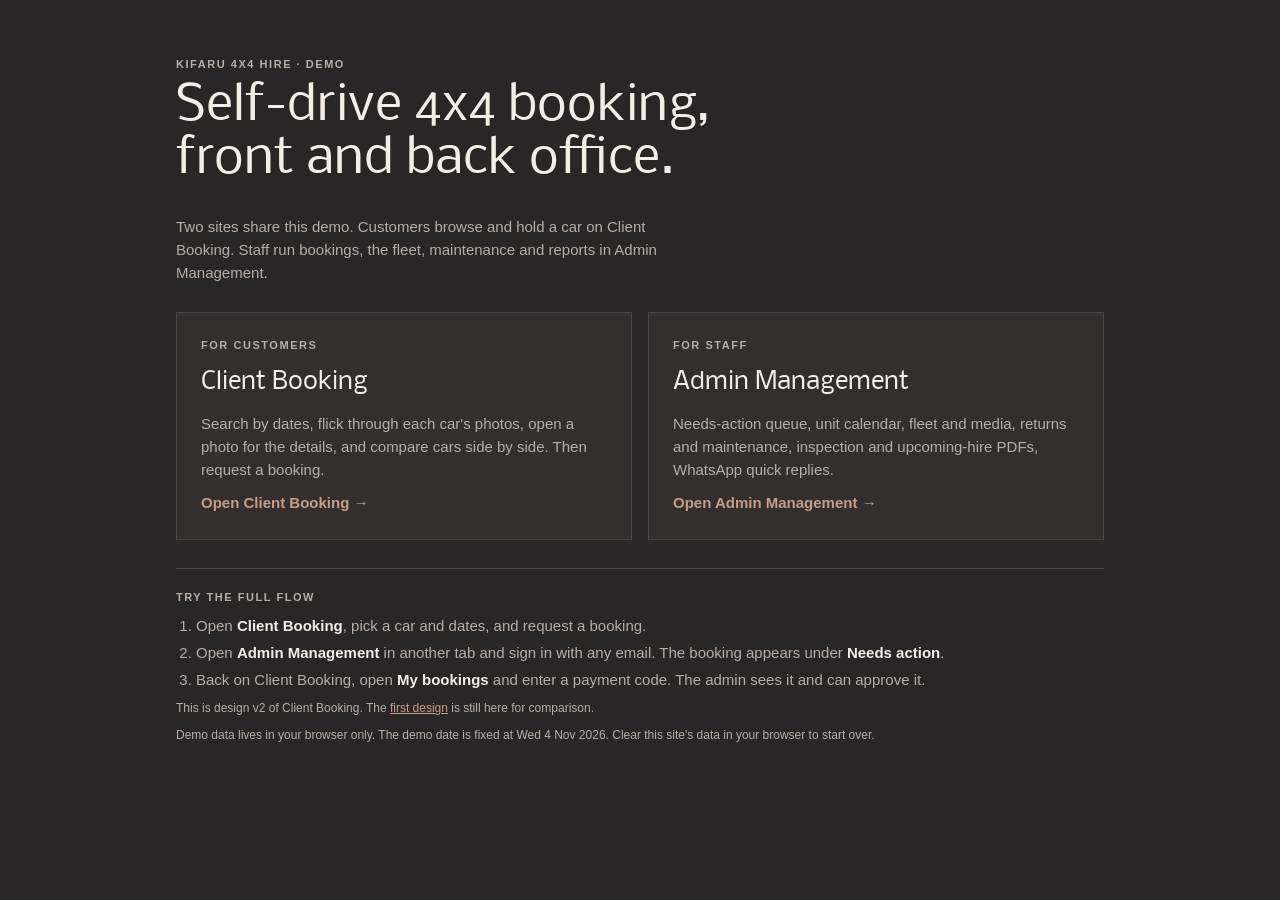
<file: index.html>
<!doctype html>
<html lang="en">
<head>
<meta charset="utf-8">
<meta name="viewport" content="width=device-width,initial-scale=1,viewport-fit=cover">
<title>Kifaru 4x4 · Demo</title>
<meta name="description" content="Demo of the Kifaru 4x4 hire booking system: client booking site and admin management.">
<link rel="preconnect" href="https://fonts.googleapis.com">
<link rel="preconnect" href="https://fonts.gstatic.com" crossorigin>
<link href="https://fonts.googleapis.com/css2?family=Nobile:wght@400;700&display=swap" rel="stylesheet">
<style>
:root{--bg:#282626;--fg:#F4EEE9;--muted:#B9AEA7;--line:#4C4544;--card:#332F2E;--accent:#ED5829;--brown:#C79D86;
  --display:"Nobile","Helvetica Neue",Helvetica,Arial,sans-serif;--body:"Helvetica Neue",Helvetica,Arial,sans-serif;color-scheme:dark}
*{box-sizing:border-box}
html,body{height:100%}
body{margin:0;background:var(--bg);color:var(--fg);font:15px/1.55 var(--body)}
.wrap{max-width:960px;margin:0 auto;padding-block:56px 40px;padding-left:max(16px,env(safe-area-inset-left,0px));padding-right:max(16px,env(safe-area-inset-right,0px));display:grid;gap:28px}
.eyebrow{font-size:11px;letter-spacing:.14em;text-transform:uppercase;color:var(--muted);font-weight:700}
h1{font-family:var(--display);font-weight:400;font-size:clamp(30px,5vw,48px);line-height:1.1;margin:8px 0 0;text-wrap:balance;max-width:18ch}
p{margin:0;max-width:62ch;color:var(--muted)}
.cards{display:grid;grid-template-columns:repeat(auto-fit,minmax(260px,1fr));gap:16px}
a.card{display:grid;gap:10px;padding:24px;border:1.5px solid var(--line);background:var(--card);color:var(--fg);text-decoration:none}
a.card:hover,a.card:focus-visible{border-color:var(--fg);outline:none}
a.card h2{font-family:var(--display);font-weight:400;font-size:24px;margin:0}
a.card .go{font-weight:700;color:var(--brown)}
.steps{border-top:1px solid var(--line);padding-top:20px;display:grid;gap:8px}
.steps ol{margin:0;padding-left:20px;color:var(--muted);display:grid;gap:4px}
.steps b{color:var(--fg)}
small{color:var(--muted);font-size:12px}
</style>
</head>
<body>
<main class="wrap">
  <div>
    <div class="eyebrow">Kifaru 4x4 Hire · Demo</div>
    <h1>Self-drive 4x4 booking, front and back office.</h1>
  </div>
  <p>Two sites share this demo. Customers browse and hold a car on Client Booking. Staff run bookings, the fleet, maintenance and reports in Admin Management.</p>
  <div class="cards">
    <a class="card" href="client-booking-v2/">
      <span class="eyebrow">For customers</span>
      <h2>Client Booking</h2>
      <p>Search by dates, flick through each car's photos, open a photo for the details, and compare cars side by side. Then request a booking.</p>
      <span class="go">Open Client Booking →</span>
    </a>
    <a class="card" href="admin-management/">
      <span class="eyebrow">For staff</span>
      <h2>Admin Management</h2>
      <p>Needs-action queue, unit calendar, fleet and media, returns and maintenance, inspection and upcoming-hire PDFs, WhatsApp quick replies.</p>
      <span class="go">Open Admin Management →</span>
    </a>
  </div>
  <div class="steps">
    <span class="eyebrow">Try the full flow</span>
    <ol>
      <li>Open <b>Client Booking</b>, pick a car and dates, and request a booking.</li>
      <li>Open <b>Admin Management</b> in another tab and sign in with any email. The booking appears under <b>Needs action</b>.</li>
      <li>Back on Client Booking, open <b>My bookings</b> and enter a payment code. The admin sees it and can approve it.</li>
    </ol>
    <small>This is design v2 of Client Booking. The <a href="client-booking/" style="color:var(--brown)">first design</a> is still here for comparison.</small>
    <small>Demo data lives in your browser only. The demo date is fixed at Wed 4 Nov 2026. Clear this site's data in your browser to start over.</small>
  </div>
</main>
</body>
</html>
</file>
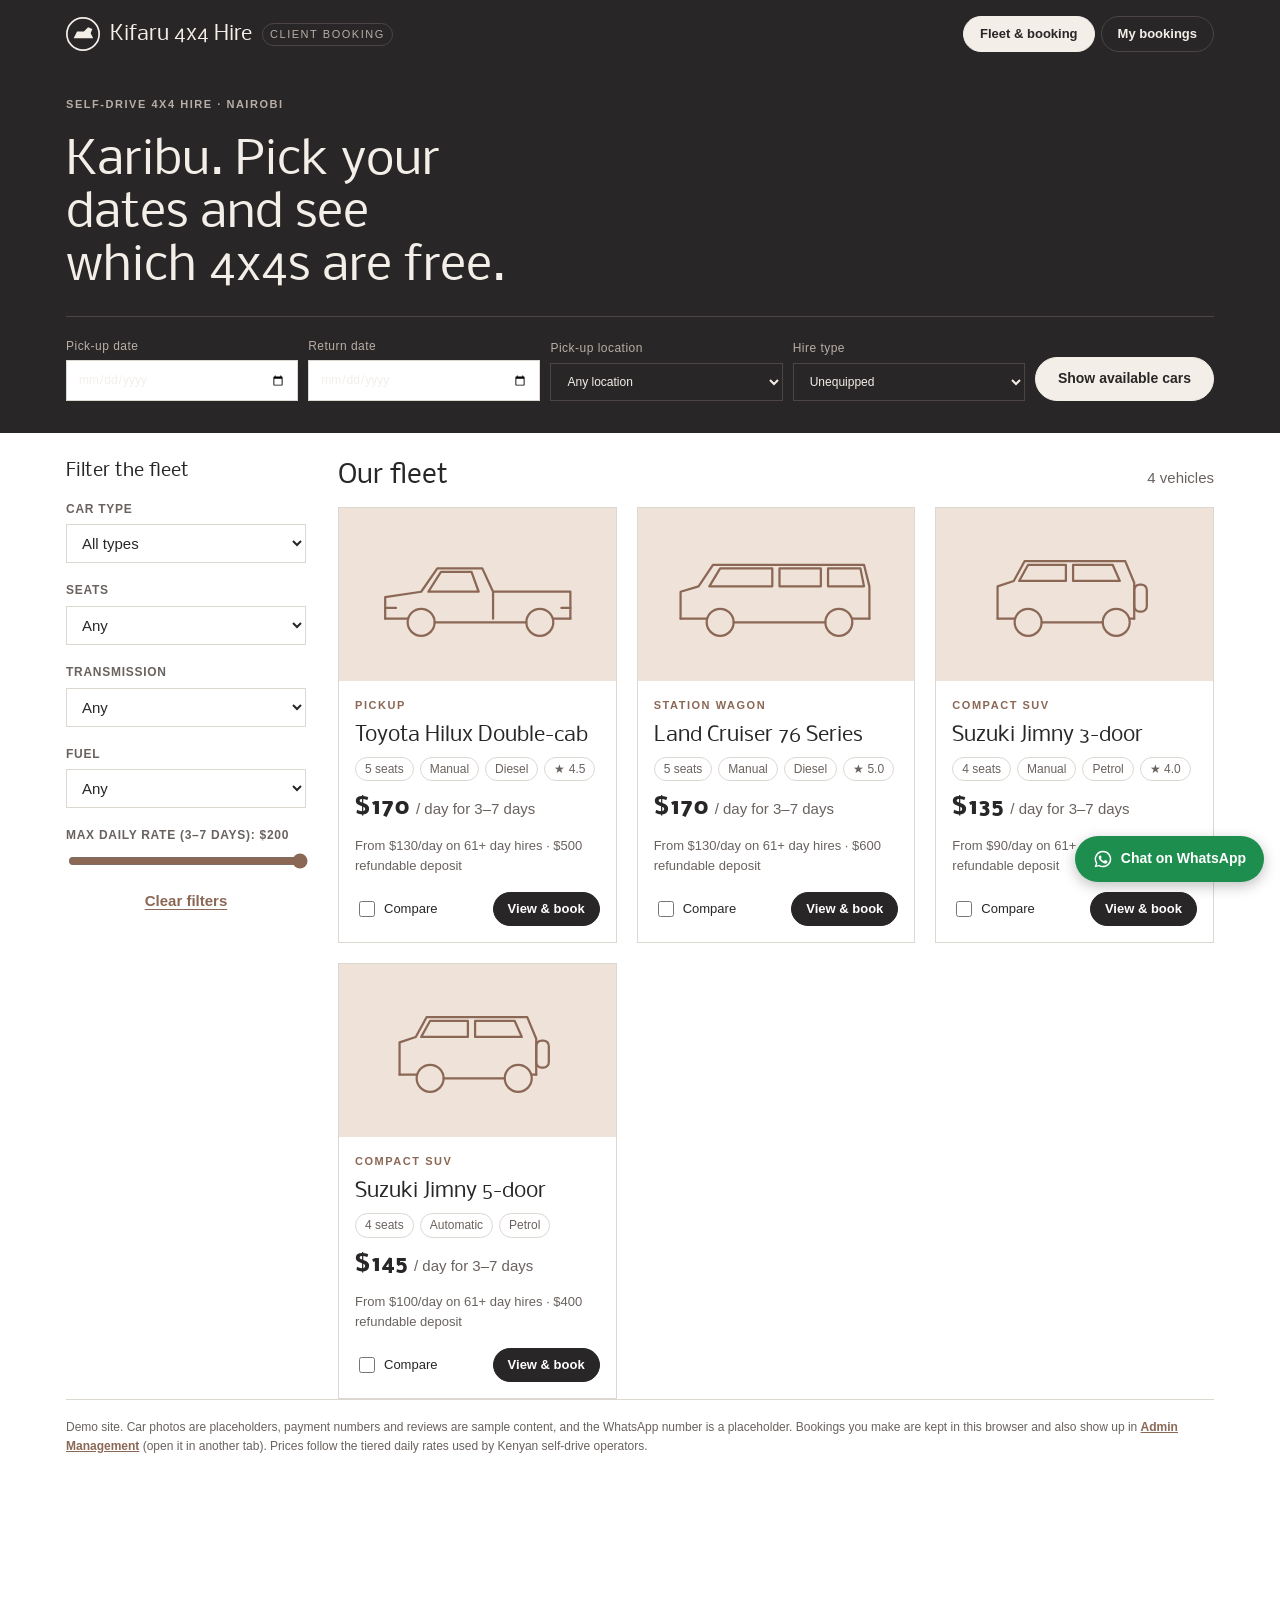
<file: client-booking/index.html>
<!doctype html>
<html lang="en">
<head>
<meta charset="utf-8">
<meta name="viewport" content="width=device-width,initial-scale=1,viewport-fit=cover">
<title>Kifaru 4x4 · Client Booking</title>
<meta name="description" content="Book a self-drive 4x4 in Nairobi: pick your dates, compare cars and hold one with a commitment fee.">
<link rel="preconnect" href="https://fonts.googleapis.com">
<link rel="preconnect" href="https://fonts.gstatic.com" crossorigin>
<link href="https://fonts.googleapis.com/css2?family=Nobile:wght@400;700&display=swap" rel="stylesheet">
<link rel="stylesheet" href="styles.css">
</head>
<body>
<div class="band">
  <div class="wrap">
    <div class="topbar">
      <div class="brand">
        <svg viewBox="0 0 40 40" aria-hidden="true"><circle cx="20" cy="20" r="19" fill="none" stroke="currentColor" stroke-width="2"/><path d="M9 25l4-8h8l5-5 5 2-2 5 3 6z" fill="currentColor"/></svg>
        Kifaru 4x4 Hire <small class="tagline">Client Booking</small>
      </div>
      <nav class="tabs" aria-label="Main">
        <button class="tab" data-view="fleet" aria-current="page">Fleet &amp; booking</button>
        <button class="tab" data-view="bookings">My bookings</button>
      </nav>
    </div>
    <div class="hero" id="hero">
      <div class="eyebrow">Self-drive 4x4 hire · Nairobi</div>
      <h1>Karibu. Pick your dates and see which 4x4s are free.</h1>
      <form class="search" id="search">
        <label>Pick-up date<input type="date" id="f-from" min="2026-10-26"></label>
        <label>Return date<input type="date" id="f-to" min="2026-10-27"></label>
        <label>Pick-up location
          <select id="f-loc"><option value="">Any location</option><option>Nairobi office</option><option>JKIA airport</option><option>Wilson Airport</option></select>
        </label>
        <label>Hire type
          <select id="f-hire"><option value="u">Unequipped</option><option value="e">Equipped (camping kit)</option></select>
        </label>
        <button class="btn" type="submit">Show available cars</button>
      </form>
    </div>
  </div>
</div>

<main class="wrap">
  <!-- FLEET -->
  <section id="view-fleet">
    <div class="fleet" id="fleet-list">
      <aside class="filters" aria-label="Filters">
        <h2>Filter the fleet</h2>
        <label class="field"><span>Car type</span>
          <select id="f-type"><option value="">All types</option><option>Pickup</option><option>Station wagon</option><option>Compact SUV</option></select></label>
        <label class="field"><span>Seats</span>
          <select id="f-seats"><option value="0">Any</option><option value="4">4 or more</option><option value="5">5 or more</option></select></label>
        <label class="field"><span>Transmission</span>
          <select id="f-trans"><option value="">Any</option><option>Manual</option><option>Automatic</option></select></label>
        <label class="field"><span>Fuel</span>
          <select id="f-fuel"><option value="">Any</option><option>Diesel</option><option>Petrol</option></select></label>
        <label class="field"><span>Max daily rate (3–7 days): <b id="f-price-out" class="num">$200</b></span>
          <input type="range" id="f-price" min="130" max="200" step="5" value="200"></label>
        <button class="link" id="f-reset" type="button">Clear filters</button>
      </aside>
      <div>
        <div class="results-head"><h2>Our fleet</h2><p class="muted num" id="count"></p></div>
        <div class="grid" id="grid"></div>
      </div>
    </div>
    <div id="car-view" hidden></div>
  </section>

  <!-- MY BOOKINGS -->
  <section id="view-bookings" hidden>
    <div class="bk-intro">
      <div class="eyebrow">My bookings</div>
      <h2>Check status, pay the commitment fee, change or cancel.</h2>
      <p class="muted">No account or password. Enter the email you booked with and we send you a one-time sign-in link.</p>
      <form class="ml" id="ml-form">
        <input type="email" id="ml-email" required value="you@example.com" aria-label="Email used for booking">
        <button class="btn" type="submit">Email me a sign-in link</button>
      </form>
      <div class="notice" id="ml-sent" hidden>
        <span id="ml-sent-text"></span>
        <button class="btn small" id="ml-open" type="button">Open the link (demo)</button>
      </div>
    </div>
    <div class="bk-list" id="bk-list"></div>
  </section>

  <p class="demo-note">Demo site. Car photos are placeholders, payment numbers and reviews are sample content, and the WhatsApp number is a placeholder. Bookings you make are kept in this browser and also show up in <a href="../admin-management/">Admin Management</a> (open it in another tab). Prices follow the tiered daily rates used by Kenyan self-drive operators.</p>
</main>

<div class="cmpbar" id="cmpbar" hidden>
  <div class="wrap">
    <span id="cmp-names"></span>
    <span class="actions"><button class="link" id="cmp-clear" type="button">Clear</button><button class="btn small" id="cmp-open" type="button">Compare</button></span>
  </div>
</div>

<a class="wa-fab" href="https://wa.me/254700000000?text=Hi%20Kifaru%204x4%2C%20I%27d%20like%20to%20ask%20about%20hiring%20a%204x4." target="_blank" rel="noopener" aria-label="Chat with us on WhatsApp"><svg viewBox="0 0 24 24" fill="currentColor" aria-hidden="true"><path d="M12 2a10 10 0 0 0-8.6 15.1L2 22l5-1.3A10 10 0 1 0 12 2zm0 18.2a8.2 8.2 0 0 1-4.2-1.1l-.3-.2-3 .8.8-2.9-.2-.3A8.2 8.2 0 1 1 12 20.2zm4.5-6.1c-.2-.1-1.5-.7-1.7-.8-.2-.1-.4-.1-.6.1l-.8 1c-.1.2-.3.2-.5.1a6.7 6.7 0 0 1-3.3-2.9c-.2-.4.2-.4.7-1.3.1-.2 0-.3 0-.4l-.8-1.8c-.2-.5-.4-.4-.6-.4h-.5a1 1 0 0 0-.7.3 3 3 0 0 0-.9 2.2 5.1 5.1 0 0 0 1.1 2.7 11.6 11.6 0 0 0 4.4 3.9c1.6.7 2.3.8 3.1.6a2.7 2.7 0 0 0 1.8-1.2 2.2 2.2 0 0 0 .2-1.3c-.1-.1-.3-.2-.5-.3z"/></svg>Chat on WhatsApp</a>

<div class="overlay" id="overlay" hidden>
  <div class="modal" role="dialog" aria-modal="true" aria-labelledby="modal-title" id="modal"></div>
</div>
<div class="toast" id="toast" role="status" hidden></div>

<script src="app.js"></script>
</body>
</html>
</file>
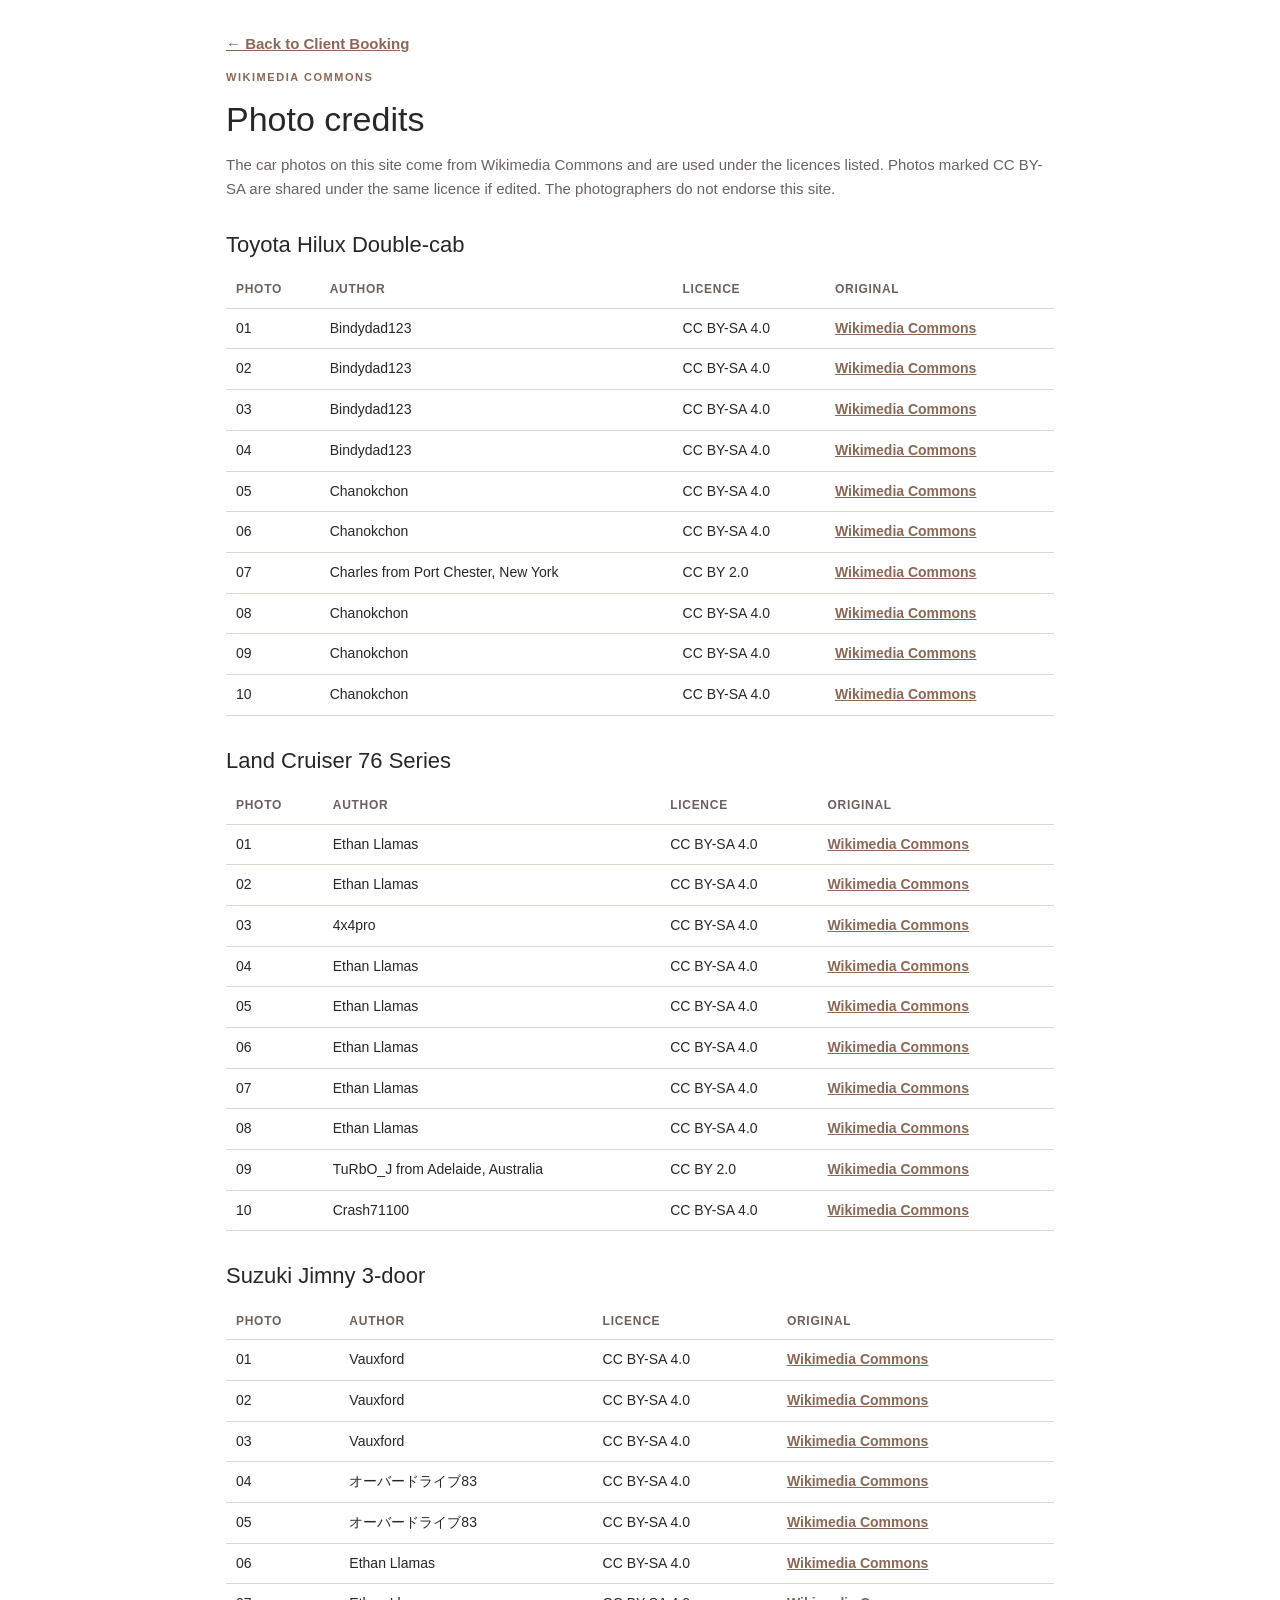
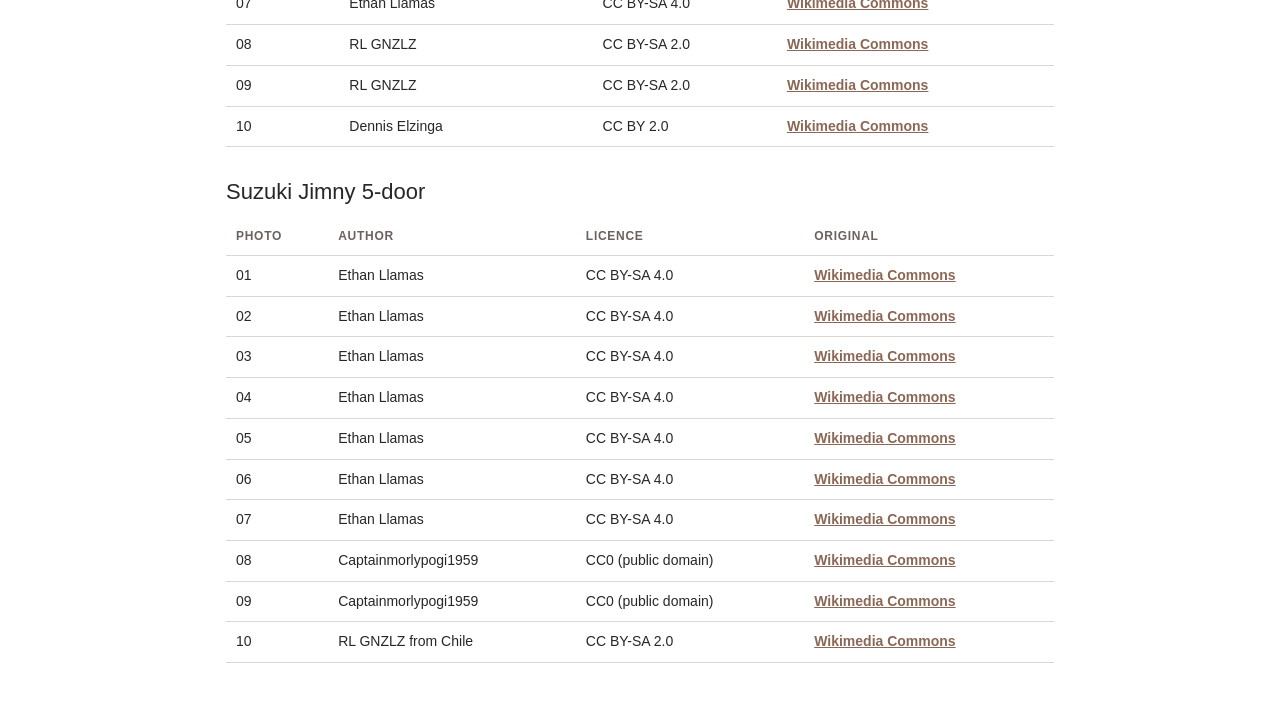
<file: client-booking-v2/credits.html>
<!doctype html>
<html lang="en">
<head>
<meta charset="utf-8">
<meta name="viewport" content="width=device-width,initial-scale=1,viewport-fit=cover">
<title>Kifaru 4x4 · Photo credits</title>
<link rel="stylesheet" href="styles.css">
<style>.credits{max-width:860px;margin:0 auto;padding:32px max(16px,env(safe-area-inset-right,0px)) 64px max(16px,env(safe-area-inset-left,0px));display:grid;gap:14px}.credits h1{font-size:34px}.credits h2{font-size:22px;margin-top:18px}.credits a{color:var(--brown);font-weight:700}</style>
</head>
<body>
<main class="credits">
<p><a href="./">← Back to Client Booking</a></p>
<div class="eyebrow">Wikimedia Commons</div>
<h1>Photo credits</h1>
<p class="muted">The car photos on this site come from Wikimedia Commons and are used under the licences listed. Photos marked CC BY-SA are shared under the same licence if edited. The photographers do not endorse this site.</p>
<h2>Toyota Hilux Double-cab</h2><div class='table-wrap'><table><thead><tr><th>Photo</th><th>Author</th><th>Licence</th><th>Original</th></tr></thead><tbody><tr><td class='num'>01</td><td>Bindydad123</td><td>CC BY-SA 4.0</td><td><a href='https://commons.wikimedia.org/wiki/File:2019_Toyota_Hilux_Double_Cab_2.4_L-Edition_4x4_(9).jpg' target='_blank' rel='noopener'>Wikimedia Commons</a></td></tr><tr><td class='num'>02</td><td>Bindydad123</td><td>CC BY-SA 4.0</td><td><a href='https://commons.wikimedia.org/wiki/File:2019_Toyota_Hilux_Double_Cab_2.4_L-Edition_4x4_(27).jpg' target='_blank' rel='noopener'>Wikimedia Commons</a></td></tr><tr><td class='num'>03</td><td>Bindydad123</td><td>CC BY-SA 4.0</td><td><a href='https://commons.wikimedia.org/wiki/File:2019_Toyota_Hilux_Double_Cab_2.4_L-Edition_4x4_(51).jpg' target='_blank' rel='noopener'>Wikimedia Commons</a></td></tr><tr><td class='num'>04</td><td>Bindydad123</td><td>CC BY-SA 4.0</td><td><a href='https://commons.wikimedia.org/wiki/File:2019_Toyota_Hilux_Double_Cab_2.4_L-Edition_4x4_(105).jpg' target='_blank' rel='noopener'>Wikimedia Commons</a></td></tr><tr><td class='num'>05</td><td>Chanokchon</td><td>CC BY-SA 4.0</td><td><a href='https://commons.wikimedia.org/wiki/File:2020_Toyota_Hilux_Revo_4x4_Double-Cab_2.8_Rocco.jpg' target='_blank' rel='noopener'>Wikimedia Commons</a></td></tr><tr><td class='num'>06</td><td>Chanokchon</td><td>CC BY-SA 4.0</td><td><a href='https://commons.wikimedia.org/wiki/File:2020_Toyota_Hilux_Revo_4x4_Double-Cab_2.8_Rocco_(Rear).jpg' target='_blank' rel='noopener'>Wikimedia Commons</a></td></tr><tr><td class='num'>07</td><td>Charles from Port Chester, New York</td><td>CC BY 2.0</td><td><a href='https://commons.wikimedia.org/wiki/File:Toyota_Hilux_Double_Cab_2.4_AWD_(2021)_(52180166719).jpg' target='_blank' rel='noopener'>Wikimedia Commons</a></td></tr><tr><td class='num'>08</td><td>Chanokchon</td><td>CC BY-SA 4.0</td><td><a href='https://commons.wikimedia.org/wiki/File:2024_Toyota_Hilux_Revo_Z-Edition_Double-Cab_2.4_Mid.jpg' target='_blank' rel='noopener'>Wikimedia Commons</a></td></tr><tr><td class='num'>09</td><td>Chanokchon</td><td>CC BY-SA 4.0</td><td><a href='https://commons.wikimedia.org/wiki/File:2017_Toyota_Hilux_Revo_Double-Cab_2.4J_Plus.jpg' target='_blank' rel='noopener'>Wikimedia Commons</a></td></tr><tr><td class='num'>10</td><td>Chanokchon</td><td>CC BY-SA 4.0</td><td><a href='https://commons.wikimedia.org/wiki/File:2020_Toyota_Hilux_Revo_Prerunner_Double-Cab_2.4_Mid_(Rear).jpg' target='_blank' rel='noopener'>Wikimedia Commons</a></td></tr></tbody></table></div><h2>Land Cruiser 76 Series</h2><div class='table-wrap'><table><thead><tr><th>Photo</th><th>Author</th><th>Licence</th><th>Original</th></tr></thead><tbody><tr><td class='num'>01</td><td>Ethan Llamas</td><td>CC BY-SA 4.0</td><td><a href='https://commons.wikimedia.org/wiki/File:Toyota_Land_Cruiser_VDJ76_FL3_4.5_LX_V8_Gray_Metallic_01.jpg' target='_blank' rel='noopener'>Wikimedia Commons</a></td></tr><tr><td class='num'>02</td><td>Ethan Llamas</td><td>CC BY-SA 4.0</td><td><a href='https://commons.wikimedia.org/wiki/File:Toyota_Land_Cruiser_VDJ76_FL3_4.5_LX_V8_Gray_Metallic_02.jpg' target='_blank' rel='noopener'>Wikimedia Commons</a></td></tr><tr><td class='num'>03</td><td>4x4pro</td><td>CC BY-SA 4.0</td><td><a href='https://commons.wikimedia.org/wiki/File:Toyota_VDJ76_Facelift_2024_V8_diesel.jpg' target='_blank' rel='noopener'>Wikimedia Commons</a></td></tr><tr><td class='num'>04</td><td>Ethan Llamas</td><td>CC BY-SA 4.0</td><td><a href='https://commons.wikimedia.org/wiki/File:Toyota_Land_Cruiser_GDJ76_FL4_2.8_LX_Attitude_Black_Mica.jpg' target='_blank' rel='noopener'>Wikimedia Commons</a></td></tr><tr><td class='num'>05</td><td>Ethan Llamas</td><td>CC BY-SA 4.0</td><td><a href='https://commons.wikimedia.org/wiki/File:Toyota_Land_Cruiser_GDJ76_FL4_2.8_LX_Gray_Metallic.jpg' target='_blank' rel='noopener'>Wikimedia Commons</a></td></tr><tr><td class='num'>06</td><td>Ethan Llamas</td><td>CC BY-SA 4.0</td><td><a href='https://commons.wikimedia.org/wiki/File:Toyota_Land_Cruiser_GDJ76_FL4_2.8_LX_Gray_Metallic_01.jpg' target='_blank' rel='noopener'>Wikimedia Commons</a></td></tr><tr><td class='num'>07</td><td>Ethan Llamas</td><td>CC BY-SA 4.0</td><td><a href='https://commons.wikimedia.org/wiki/File:Toyota_Land_Cruiser_GDJ76_FL4_2.8_LX_Gray_Metallic_02.jpg' target='_blank' rel='noopener'>Wikimedia Commons</a></td></tr><tr><td class='num'>08</td><td>Ethan Llamas</td><td>CC BY-SA 4.0</td><td><a href='https://commons.wikimedia.org/wiki/File:Toyota_Land_Cruiser_GDJ76_FL4_2.8_LX_Gray_Metallic_03.jpg' target='_blank' rel='noopener'>Wikimedia Commons</a></td></tr><tr><td class='num'>09</td><td>TuRbO_J from Adelaide, Australia</td><td>CC BY 2.0</td><td><a href='https://commons.wikimedia.org/wiki/File:2015_Toyota_Land_Cruiser_(VDJ76R)_GXL_5-door_wagon_(19039611238).jpg' target='_blank' rel='noopener'>Wikimedia Commons</a></td></tr><tr><td class='num'>10</td><td>Crash71100</td><td>CC BY-SA 4.0</td><td><a href='https://commons.wikimedia.org/wiki/File:Technamm_Masstech_French_Army_(Toyota_Land_Cruiser_HZJ76).jpg' target='_blank' rel='noopener'>Wikimedia Commons</a></td></tr></tbody></table></div><h2>Suzuki Jimny 3-door</h2><div class='table-wrap'><table><thead><tr><th>Photo</th><th>Author</th><th>Licence</th><th>Original</th></tr></thead><tbody><tr><td class='num'>01</td><td>Vauxford</td><td>CC BY-SA 4.0</td><td><a href='https://commons.wikimedia.org/wiki/File:2019_Suzuki_Jimny_SZ5_4X4_Automatic_1.5_Front.jpg' target='_blank' rel='noopener'>Wikimedia Commons</a></td></tr><tr><td class='num'>02</td><td>Vauxford</td><td>CC BY-SA 4.0</td><td><a href='https://commons.wikimedia.org/wiki/File:2019_Suzuki_Jimny_SZ5_4X4_Automatic_1.5_Rear.jpg' target='_blank' rel='noopener'>Wikimedia Commons</a></td></tr><tr><td class='num'>03</td><td>Vauxford</td><td>CC BY-SA 4.0</td><td><a href='https://commons.wikimedia.org/wiki/File:2019_Suzuki_Jimny_AllGrip_Interior.jpg' target='_blank' rel='noopener'>Wikimedia Commons</a></td></tr><tr><td class='num'>04</td><td>オーバードライブ83</td><td>CC BY-SA 4.0</td><td><a href='https://commons.wikimedia.org/wiki/File:2019_Suzuki_JIMNY_JB74W_(inter.)_K15B_(190428).jpg' target='_blank' rel='noopener'>Wikimedia Commons</a></td></tr><tr><td class='num'>05</td><td>オーバードライブ83</td><td>CC BY-SA 4.0</td><td><a href='https://commons.wikimedia.org/wiki/File:2019_Suzuki_Jimny_4x4_1.5_JB74W_(20210812).jpg' target='_blank' rel='noopener'>Wikimedia Commons</a></td></tr><tr><td class='num'>06</td><td>Ethan Llamas</td><td>CC BY-SA 4.0</td><td><a href='https://commons.wikimedia.org/wiki/File:2023_Suzuki_Jimny_1.5_GL_All-Grip_in_Silky_Silver_Metallic,_front_left.jpg' target='_blank' rel='noopener'>Wikimedia Commons</a></td></tr><tr><td class='num'>07</td><td>Ethan Llamas</td><td>CC BY-SA 4.0</td><td><a href='https://commons.wikimedia.org/wiki/File:2023_Suzuki_Jimny_1.5_GL_All-Grip_in_Silky_Silver_Metallic,_rear_right.jpg' target='_blank' rel='noopener'>Wikimedia Commons</a></td></tr><tr><td class='num'>08</td><td>RL GNZLZ</td><td>CC BY-SA 2.0</td><td><a href='https://commons.wikimedia.org/wiki/File:2020_Suzuki_Jimny_GLX.jpg' target='_blank' rel='noopener'>Wikimedia Commons</a></td></tr><tr><td class='num'>09</td><td>RL GNZLZ</td><td>CC BY-SA 2.0</td><td><a href='https://commons.wikimedia.org/wiki/File:2021_Suzuki_Jimny_GLX.jpg' target='_blank' rel='noopener'>Wikimedia Commons</a></td></tr><tr><td class='num'>10</td><td>Dennis Elzinga</td><td>CC BY 2.0</td><td><a href='https://commons.wikimedia.org/wiki/File:2021-07-23_Suzuki_Jimny.jpg' target='_blank' rel='noopener'>Wikimedia Commons</a></td></tr></tbody></table></div><h2>Suzuki Jimny 5-door</h2><div class='table-wrap'><table><thead><tr><th>Photo</th><th>Author</th><th>Licence</th><th>Original</th></tr></thead><tbody><tr><td class='num'>01</td><td>Ethan Llamas</td><td>CC BY-SA 4.0</td><td><a href='https://commons.wikimedia.org/wiki/File:2024_Suzuki_Jimny_1.5_GLX_5dr_in_Celestial_Blue_Pearl_Metallic,_front_right,_07-13-2024.jpg' target='_blank' rel='noopener'>Wikimedia Commons</a></td></tr><tr><td class='num'>02</td><td>Ethan Llamas</td><td>CC BY-SA 4.0</td><td><a href='https://commons.wikimedia.org/wiki/File:2024_Suzuki_Jimny_1.5_GLX_5dr_in_Celestial_Blue_Pearl_Metallic,_rear_right,_07-13-2024.jpg' target='_blank' rel='noopener'>Wikimedia Commons</a></td></tr><tr><td class='num'>03</td><td>Ethan Llamas</td><td>CC BY-SA 4.0</td><td><a href='https://commons.wikimedia.org/wiki/File:2024_Suzuki_Jimny_1.5_GLX_AllGrip_5dr_in_Chiffon_Ivory_Metallic,_front_right.jpg' target='_blank' rel='noopener'>Wikimedia Commons</a></td></tr><tr><td class='num'>04</td><td>Ethan Llamas</td><td>CC BY-SA 4.0</td><td><a href='https://commons.wikimedia.org/wiki/File:2024_Suzuki_Jimny_1.5_GLX_AllGrip_5dr_in_Chiffon_Ivory_Metallic,_rear_right.jpg' target='_blank' rel='noopener'>Wikimedia Commons</a></td></tr><tr><td class='num'>05</td><td>Ethan Llamas</td><td>CC BY-SA 4.0</td><td><a href='https://commons.wikimedia.org/wiki/File:Suzuki_Jimny_JC74_1.5_GLX_AllGrip_5dr_Granite_Gray_Metallic_01.jpg' target='_blank' rel='noopener'>Wikimedia Commons</a></td></tr><tr><td class='num'>06</td><td>Ethan Llamas</td><td>CC BY-SA 4.0</td><td><a href='https://commons.wikimedia.org/wiki/File:Suzuki_Jimny_JC74_1.5_GLX_AllGrip_5dr_Granite_Gray_Metallic_02.jpg' target='_blank' rel='noopener'>Wikimedia Commons</a></td></tr><tr><td class='num'>07</td><td>Ethan Llamas</td><td>CC BY-SA 4.0</td><td><a href='https://commons.wikimedia.org/wiki/File:Suzuki_Jimny_JC74_1.5_GLX_AllGrip_5dr_Celestial_Blue_Pearl_Metallic_01.jpg' target='_blank' rel='noopener'>Wikimedia Commons</a></td></tr><tr><td class='num'>08</td><td>Captainmorlypogi1959</td><td>CC0 (public domain)</td><td><a href='https://commons.wikimedia.org/wiki/File:Suzuki_Jimny_4x4_GL_5-Door_2024_(11).jpg' target='_blank' rel='noopener'>Wikimedia Commons</a></td></tr><tr><td class='num'>09</td><td>Captainmorlypogi1959</td><td>CC0 (public domain)</td><td><a href='https://commons.wikimedia.org/wiki/File:Suzuki_Jimny_4x4_GL_5-Door_2024_(12).jpg' target='_blank' rel='noopener'>Wikimedia Commons</a></td></tr><tr><td class='num'>10</td><td>RL GNZLZ from Chile</td><td>CC BY-SA 2.0</td><td><a href='https://commons.wikimedia.org/wiki/File:Suzuki_Jimny_Wagon_GLX_2025_(54591277745).jpg' target='_blank' rel='noopener'>Wikimedia Commons</a></td></tr></tbody></table></div>
</main>
</body>
</html>
</file>
<file: client-booking/styles.css>
body{margin:0}
img{max-width:100%}
[hidden]{display:none!important}
/* Layout: charcoal band with date search on top; fleet grid below. Car view = gallery, then info column + sticky booking panel. Flat, pill buttons, square cards. */
:root{
  --bg:#FFFFFF; --surface:#F3F1EF; --line:#DDD7D2; --ink:#282626; --muted:#6A625E;
  --brown:#8B6755; --sand:#EFE3D9; --accent:#ED5829;
  --band:#282626; --bandfg:#F4EEE9; --bandmuted:#B9AEA7; --bandline:#4C4544;
  --ok:#2B6B3F; --okbg:#E2EFE5; --warn:#875700; --warnbg:#FBEED3; --bad:#A3322C; --badbg:#F7E1DF; --info:#2B5672; --infobg:#E1EAF0;
  --hatch:#CFC7C0;
  --display:"Nobile","Helvetica Neue",Helvetica,Arial,sans-serif;
  --body:"Helvetica Neue",Helvetica,Arial,sans-serif;
}
@media (prefers-color-scheme: dark){:root:not([data-theme="light"]){
  --bg:#181615; --surface:#221F1D; --line:#3A3431; --ink:#EEE8E3; --muted:#A99F99;
  --brown:#C79D86; --sand:#3A302A; --accent:#F27650;
  --band:#0F0E0D; --bandfg:#F4EEE9; --bandmuted:#A99F99; --bandline:#3A3431;
  --ok:#8FD0A3; --okbg:#1E3225; --warn:#EBBC5E; --warnbg:#382C12; --bad:#F2958E; --badbg:#3D1F1C; --info:#96BED9; --infobg:#1C2A35;
  --hatch:#4A433F; color-scheme:dark}}
:root[data-theme="dark"]{
  --bg:#181615; --surface:#221F1D; --line:#3A3431; --ink:#EEE8E3; --muted:#A99F99;
  --brown:#C79D86; --sand:#3A302A; --accent:#F27650;
  --band:#0F0E0D; --bandfg:#F4EEE9; --bandmuted:#A99F99; --bandline:#3A3431;
  --ok:#8FD0A3; --okbg:#1E3225; --warn:#EBBC5E; --warnbg:#382C12; --bad:#F2958E; --badbg:#3D1F1C; --info:#96BED9; --infobg:#1C2A35;
  --hatch:#4A433F; color-scheme:dark}

*{box-sizing:border-box}
body{background:var(--bg);color:var(--ink);font:15px/1.55 var(--body)}
h1,h2,h3{font-family:var(--display);font-weight:400;line-height:1.15;text-wrap:balance;margin:0}
p{margin:0}
button,input,select,textarea{font:inherit;color:inherit}
:focus-visible{outline:2px solid var(--accent);outline-offset:2px}
.wrap{max-width:1180px;margin:0 auto;padding-left:max(16px,env(safe-area-inset-left,0px));padding-right:max(16px,env(safe-area-inset-right,0px))}
.eyebrow{font-size:11px;letter-spacing:.14em;text-transform:uppercase;color:var(--brown);font-weight:700}
.muted{color:var(--muted)}
.num{font-variant-numeric:tabular-nums}

/* buttons */
.btn{display:inline-flex;align-items:center;justify-content:center;gap:8px;border-radius:999px;border:1.5px solid var(--ink);background:var(--ink);color:var(--bg);padding:10px 22px;font-weight:700;font-size:14px;cursor:pointer;text-decoration:none;white-space:nowrap}
.btn:hover{background:var(--brown);border-color:var(--brown)}
.btn.ghost{background:transparent;color:var(--ink)}
.btn.ghost:hover{background:var(--sand);border-color:var(--ink)}
.btn.small{padding:6px 14px;font-size:13px}
.btn[disabled]{opacity:.45;cursor:not-allowed}
.link{background:none;border:0;padding:0;color:var(--brown);font-weight:700;cursor:pointer;text-decoration:underline;text-underline-offset:3px}

/* header band */
.band{background:var(--band);color:var(--bandfg)}
.topbar{display:flex;align-items:center;justify-content:space-between;gap:16px;padding-block:16px;flex-wrap:wrap}
.brand{display:flex;align-items:center;gap:10px;font-family:var(--display);font-size:20px}
.brand svg{width:34px;height:34px}
.tabs{display:flex;gap:6px}
.tab{border-radius:999px;border:1.5px solid var(--bandline);background:transparent;color:var(--bandfg);padding:7px 16px;font-weight:700;font-size:13px;cursor:pointer}
.tab[aria-current="page"]{background:var(--bandfg);color:var(--band);border-color:var(--bandfg)}
.hero{padding-block:28px 32px;display:grid;gap:22px}
.hero h1{font-size:clamp(28px,4.4vw,46px);max-width:20ch}
.hero .eyebrow{color:var(--bandmuted)}
.search{display:grid;grid-template-columns:repeat(4,minmax(0,1fr)) auto;gap:10px;align-items:end;border-top:1px solid var(--bandline);padding-top:20px}
.search label{display:grid;gap:5px;font-size:12px;color:var(--bandmuted);letter-spacing:.04em}
.search input,.search select{background:transparent;border:1.5px solid var(--bandline);color:var(--bandfg);padding:10px 12px;border-radius:0;min-width:0;width:100%}
.search select option{color:#282626}
.search .btn{background:var(--bandfg);color:var(--band);border-color:var(--bandfg)}
.search .btn:hover{background:var(--sand);border-color:var(--sand);color:#282626}

/* fleet */
main{padding-block:28px 120px}
.fleet{display:grid;grid-template-columns:240px minmax(0,1fr);gap:32px;align-items:start}
.filters{display:grid;gap:18px;position:sticky;top:16px}
.filters h2{font-size:18px}
.field{display:grid;gap:6px}
.field>span{font-size:12px;font-weight:700;letter-spacing:.06em;text-transform:uppercase;color:var(--muted)}
select,input[type=text],input[type=email],input[type=tel],input[type=date],textarea{background:var(--bg);border:1.5px solid var(--line);padding:9px 11px;border-radius:0;width:100%;min-width:0}
input[type=range]{width:100%;accent-color:var(--brown)}
.seg{display:flex;border:1.5px solid var(--ink);border-radius:999px;overflow:hidden}
.seg button{flex:1;border:0;background:transparent;padding:8px 10px;font-weight:700;font-size:13px;cursor:pointer}
.seg button[aria-pressed="true"]{background:var(--ink);color:var(--bg)}
.results-head{display:flex;justify-content:space-between;align-items:baseline;gap:12px;margin-bottom:16px;flex-wrap:wrap}
.results-head h2{font-size:26px}
.grid{display:grid;grid-template-columns:repeat(auto-fill,minmax(250px,1fr));gap:20px}
.card{border:1px solid var(--line);display:flex;flex-direction:column;background:var(--bg)}
.card.unavail{opacity:.55}
.cover{position:relative;background:var(--sand);aspect-ratio:16/10;display:grid;place-items:center;color:var(--brown);max-width:100%}
.cover svg{width:78%;height:auto}
.badge{position:absolute;top:10px;left:10px;font-size:11px;font-weight:700;letter-spacing:.06em;text-transform:uppercase;padding:3px 9px;border-radius:999px;background:var(--bg);color:var(--ink)}
.badge.ok{background:var(--okbg);color:var(--ok)}
.badge.bad{background:var(--badbg);color:var(--bad)}
.card-body{padding:16px;display:grid;gap:10px;flex:1}
.card-body h3{font-size:20px}
.chips{display:flex;flex-wrap:wrap;gap:6px}
.chip{font-size:12px;border:1px solid var(--line);padding:2px 9px;border-radius:999px;color:var(--muted)}
.price-line{display:flex;align-items:baseline;gap:6px}
.price-line strong{font-family:var(--display);font-size:22px}
.card-foot{display:flex;justify-content:space-between;align-items:center;gap:10px;padding:0 16px 16px}
.cmp{display:flex;align-items:center;gap:6px;font-size:13px;cursor:pointer}
.cmp input{accent-color:var(--brown);width:16px;height:16px}
.empty{border:1.5px dashed var(--line);padding:32px;text-align:center;display:grid;gap:10px;justify-items:center}

/* detail */
.back{margin-bottom:18px}
.detail-head{display:flex;justify-content:space-between;align-items:end;gap:16px;flex-wrap:wrap;margin-bottom:18px}
.detail-head h1{font-size:clamp(30px,4.6vw,50px)}
.detail-head h1 span{display:block;color:var(--brown)}
.gallery{display:grid;gap:8px;margin-bottom:8px}
.stage{position:relative;background:var(--sand);aspect-ratio:21/9;display:grid;place-items:center;color:var(--brown);overflow:hidden;max-width:100%}
.stage svg.car{width:min(56%,520px);height:auto;opacity:.9}
.stage .tag{position:absolute;left:14px;bottom:12px;font-size:13px;background:var(--bg);color:var(--ink);padding:4px 10px}
.stage .count{position:absolute;right:14px;bottom:12px;font-size:12px;color:var(--ink);background:var(--bg);padding:4px 10px}
.stage .play{position:absolute;width:64px;height:64px;border-radius:50%;background:var(--ink);color:var(--bg);display:grid;place-items:center}
.thumbs{display:flex;gap:6px;overflow-x:auto;padding-bottom:4px}
.thumb{flex:0 0 86px;height:58px;border:2px solid transparent;background:var(--sand);color:var(--brown);cursor:pointer;display:grid;place-items:center;position:relative;padding:0}
.thumb svg{width:70%}
.thumb[aria-current="true"]{border-color:var(--ink)}
.thumb .star{position:absolute;top:2px;left:4px;font-size:10px;font-weight:700;color:var(--ink)}
.thumb.video{background:var(--ink);color:var(--bg);font-size:11px;font-weight:700}
.media-note{font-size:12px;margin-bottom:28px}
.detail{display:grid;grid-template-columns:minmax(0,1fr) 400px;gap:36px;align-items:start}
.section{display:grid;gap:14px;padding-bottom:28px;margin-bottom:28px;border-bottom:1px solid var(--line)}
.section h2{font-size:24px}
.specs{display:grid;grid-template-columns:repeat(3,minmax(0,1fr));gap:20px}
.specs h3{font-size:15px;font-family:var(--body);font-weight:700;margin-bottom:6px}
.kv{display:grid;gap:4px;font-size:14px;margin:0;padding:0;list-style:none}
.kv li{display:flex;justify-content:space-between;gap:10px;border-bottom:1px dotted var(--line);padding-block:3px}
.kv li b{font-weight:400;color:var(--muted)}
.terms{display:grid;grid-template-columns:repeat(2,minmax(0,1fr));gap:0;border-top:1px solid var(--line)}
.terms div{padding:12px 0;border-bottom:1px solid var(--line);display:grid;gap:2px;padding-right:12px}
.terms dt{font-size:12px;color:var(--muted);text-transform:uppercase;letter-spacing:.06em}
.terms dd{margin:0;font-weight:700}
.table-wrap{overflow-x:auto}
table{border-collapse:collapse;width:100%;font-variant-numeric:tabular-nums}
th,td{text-align:left;padding:9px 10px;border-bottom:1px solid var(--line);font-size:14px}
th{font-size:12px;letter-spacing:.06em;text-transform:uppercase;color:var(--muted);font-weight:700}
tr.hit td{background:var(--sand);font-weight:700}
.review{display:grid;gap:4px;padding-block:10px;border-bottom:1px solid var(--line)}
.stars{color:var(--accent);letter-spacing:2px}

/* booking panel */
.panel{position:sticky;top:16px;border:1.5px solid var(--ink);padding:20px;display:grid;gap:16px;background:var(--bg)}
.panel h2{font-size:22px}
.cal-head{display:flex;justify-content:space-between;align-items:center}
.cal-head strong{font-family:var(--display);font-weight:400;font-size:17px}
.cal-nav{border:1.5px solid var(--line);background:transparent;width:32px;height:32px;border-radius:50%;cursor:pointer}
.cal{display:grid;grid-template-columns:repeat(7,1fr);gap:2px;font-variant-numeric:tabular-nums}
.cal .dow{font-size:11px;text-align:center;color:var(--muted);padding-bottom:4px}
.day{aspect-ratio:1;border:0;background:var(--surface);font-size:13px;cursor:pointer;padding:0;position:relative}
.day:hover:not([disabled]){outline:1.5px solid var(--ink)}
.day.blank{background:transparent;cursor:default}
.day.past{color:var(--muted);opacity:.45;cursor:default;background:transparent}
.day.booked{cursor:not-allowed;color:var(--muted);text-decoration:line-through;background:repeating-linear-gradient(135deg,var(--surface) 0 4px,var(--hatch) 4px 6px)}
.day.sun:not(.booked):not(.past){color:var(--muted)}
.day.range{background:var(--sand)}
.day.sel{background:var(--accent);color:#fff;font-weight:700}
.day.today::after{content:"";position:absolute;left:50%;bottom:4px;width:4px;height:4px;margin-left:-2px;border-radius:50%;background:var(--brown)}
.legend{display:flex;flex-wrap:wrap;gap:12px;font-size:12px;color:var(--muted)}
.legend i{display:inline-block;width:12px;height:12px;vertical-align:-2px;margin-right:5px}
.lg-free{background:var(--surface)}
.lg-booked{background:repeating-linear-gradient(135deg,var(--surface) 0 3px,var(--hatch) 3px 5px)}
.lg-sel{background:var(--accent)}
.row2{display:grid;grid-template-columns:1fr 1fr;gap:10px}
.opt{display:flex;gap:10px;align-items:flex-start;font-size:14px;cursor:pointer}
.opt input{margin-top:3px;accent-color:var(--brown)}
.msg{font-size:13px;padding:8px 10px;background:var(--warnbg);color:var(--warn)}
.msg.err{background:var(--badbg);color:var(--bad)}
.quote{background:var(--surface);padding:14px;display:grid;gap:6px;font-size:14px}
.quote .ln{display:flex;justify-content:space-between;gap:10px}
.quote .total{border-top:1px solid var(--line);padding-top:8px;margin-top:2px;font-weight:700;font-size:16px}
.quote .commit{color:var(--brown);font-weight:700}

/* bookings */
.bk-intro{display:grid;gap:12px;max-width:640px;margin-bottom:24px}
.bk-intro h2{font-size:clamp(28px,4vw,40px)}
.ml{display:flex;gap:10px;flex-wrap:wrap}
.ml input{flex:1 1 240px}
.notice{background:var(--infobg);color:var(--info);padding:12px 14px;display:flex;gap:12px;align-items:center;justify-content:space-between;flex-wrap:wrap;font-size:14px}
.bk-list{display:grid;gap:16px;max-width:860px}
.bk-group{font-size:12px;letter-spacing:.12em;text-transform:uppercase;color:var(--muted);font-weight:700;margin-top:10px}
.bk{border:1px solid var(--line);padding:18px;display:grid;gap:14px}
.bk-top{display:flex;justify-content:space-between;gap:12px;flex-wrap:wrap;align-items:start}
.bk-top h3{font-size:20px}
.pill{font-size:12px;font-weight:700;padding:4px 11px;border-radius:999px;white-space:nowrap}
.pill.warn{background:var(--warnbg);color:var(--warn)}
.pill.ok{background:var(--okbg);color:var(--ok)}
.pill.info{background:var(--infobg);color:var(--info)}
.pill.bad{background:var(--badbg);color:var(--bad)}
.steps{display:grid;grid-template-columns:repeat(4,1fr);gap:4px;font-size:11px;color:var(--muted)}
.steps div{border-top:4px solid var(--line);padding-top:5px}
.steps div.done{border-color:var(--brown);color:var(--ink)}
.steps div.now{border-color:var(--accent);color:var(--ink);font-weight:700}
.bk-facts{display:grid;grid-template-columns:repeat(auto-fit,minmax(150px,1fr));gap:10px;font-size:14px}
.bk-facts span{display:block;font-size:12px;color:var(--muted)}
.pay{background:var(--sand);padding:14px;display:grid;gap:8px;font-size:14px}
.pay code{font-family:ui-monospace,Menlo,Consolas,monospace;font-size:14px;font-weight:700}
.actions{display:flex;gap:8px;flex-wrap:wrap;align-items:center}
.rate button{background:none;border:0;font-size:24px;color:var(--hatch);cursor:pointer;padding:0 2px}
.rate button.on{color:var(--accent)}

/* compare bar + modal */
.cmpbar{position:fixed;left:0;right:0;bottom:0;background:var(--band);color:var(--bandfg);padding-block:12px calc(12px + env(safe-area-inset-bottom,0px));z-index:20}
.cmpbar .wrap{display:flex;justify-content:space-between;align-items:center;gap:12px;flex-wrap:wrap}
.cmpbar .btn{background:var(--bandfg);color:var(--band);border-color:var(--bandfg)}
.cmpbar .link{color:var(--bandmuted)}
.overlay{position:fixed;inset:0;background:rgba(15,14,13,.6);z-index:40;display:grid;place-items:center;padding:max(16px,env(safe-area-inset-top,0px)) max(16px,env(safe-area-inset-right,0px)) max(16px,env(safe-area-inset-bottom,0px)) max(16px,env(safe-area-inset-left,0px))}
.modal{background:var(--bg);border:1.5px solid var(--ink);width:min(760px,100%);max-height:100%;overflow:auto;padding:24px;display:grid;gap:16px}
.modal-head{display:flex;justify-content:space-between;gap:12px;align-items:start}
.modal h2{font-size:26px}
.x{border:1.5px solid var(--line);background:transparent;width:36px;height:36px;border-radius:50%;cursor:pointer;font-size:18px;flex:none}
.toast{position:fixed;left:50%;bottom:calc(84px + env(safe-area-inset-bottom,0px));transform:translateX(-50%);background:var(--ink);color:var(--bg);padding:10px 18px;border-radius:999px;font-size:14px;font-weight:700;z-index:50;max-width:calc(100% - 32px)}
.demo-note{font-size:12px;color:var(--muted);border-top:1px solid var(--line);padding-block:18px 28px}

.wa-fab{position:fixed;right:max(16px,calc(16px + env(safe-area-inset-right,0px)));bottom:calc(18px + env(safe-area-inset-bottom,0px));z-index:30;display:inline-flex;align-items:center;gap:8px;background:#1E8E4F;color:#fff;text-decoration:none;font-weight:700;font-size:14px;padding:12px 18px;border-radius:999px;box-shadow:0 4px 14px rgba(0,0,0,.25)}
.wa-fab:hover{background:#17733F}
.wa-fab svg{width:20px;height:20px}
.cmpbar:not([hidden]) ~ .wa-fab{bottom:calc(80px + env(safe-area-inset-bottom,0px))}
.wa-inline{color:#1E8E4F;font-weight:700}
@media (prefers-color-scheme: dark){:root:not([data-theme="light"]) .wa-inline{color:#5FD18F}}
:root[data-theme="dark"] .wa-inline{color:#5FD18F}
@media (max-width:960px){
  .fleet{grid-template-columns:1fr}
  .filters{position:static;grid-template-columns:repeat(auto-fit,minmax(160px,1fr));gap:14px}
  .filters h2{grid-column:1/-1}
  .detail{grid-template-columns:1fr}
  .panel{position:static}
}
@media (max-width:720px){
  .search{grid-template-columns:1fr 1fr}
  .search .btn{grid-column:1/-1}
  .specs{grid-template-columns:1fr}
  .terms{grid-template-columns:1fr}
  .stage{aspect-ratio:4/3}
  .steps{font-size:10px}
}
@media (prefers-reduced-motion:no-preference){.card,.btn,.day{transition:background-color .15s,opacity .15s}}
.brand .tagline{font-family:var(--body);font-size:11px;letter-spacing:.14em;text-transform:uppercase;color:var(--bandmuted);border:1px solid var(--bandline);padding:2px 7px;border-radius:999px}
.demo-note a{color:var(--brown);font-weight:700}
</file>
<file: client-booking-v2/styles.css>
body{margin:0}
img{max-width:100%}
[hidden]{display:none!important}
/* Layout: charcoal band with date search on top; fleet grid below. Car view = gallery, then info column + sticky booking panel. Flat, pill buttons, square cards. */
:root{
  --bg:#FFFFFF; --surface:#F3F1EF; --line:#DDD7D2; --ink:#282626; --muted:#6A625E;
  --brown:#8B6755; --sand:#EFE3D9; --accent:#ED5829;
  --band:#282626; --bandfg:#F4EEE9; --bandmuted:#B9AEA7; --bandline:#4C4544;
  --ok:#2B6B3F; --okbg:#E2EFE5; --warn:#875700; --warnbg:#FBEED3; --bad:#A3322C; --badbg:#F7E1DF; --info:#2B5672; --infobg:#E1EAF0;
  --hatch:#CFC7C0;
  --display:"Nobile","Helvetica Neue",Helvetica,Arial,sans-serif;
  --body:"Helvetica Neue",Helvetica,Arial,sans-serif;
}
@media (prefers-color-scheme: dark){:root:not([data-theme="light"]){
  --bg:#181615; --surface:#221F1D; --line:#3A3431; --ink:#EEE8E3; --muted:#A99F99;
  --brown:#C79D86; --sand:#3A302A; --accent:#F27650;
  --band:#0F0E0D; --bandfg:#F4EEE9; --bandmuted:#A99F99; --bandline:#3A3431;
  --ok:#8FD0A3; --okbg:#1E3225; --warn:#EBBC5E; --warnbg:#382C12; --bad:#F2958E; --badbg:#3D1F1C; --info:#96BED9; --infobg:#1C2A35;
  --hatch:#4A433F; color-scheme:dark}}
:root[data-theme="dark"]{
  --bg:#181615; --surface:#221F1D; --line:#3A3431; --ink:#EEE8E3; --muted:#A99F99;
  --brown:#C79D86; --sand:#3A302A; --accent:#F27650;
  --band:#0F0E0D; --bandfg:#F4EEE9; --bandmuted:#A99F99; --bandline:#3A3431;
  --ok:#8FD0A3; --okbg:#1E3225; --warn:#EBBC5E; --warnbg:#382C12; --bad:#F2958E; --badbg:#3D1F1C; --info:#96BED9; --infobg:#1C2A35;
  --hatch:#4A433F; color-scheme:dark}

*{box-sizing:border-box}
body{background:var(--bg);color:var(--ink);font:15px/1.55 var(--body)}
h1,h2,h3{font-family:var(--display);font-weight:400;line-height:1.15;text-wrap:balance;margin:0}
p{margin:0}
button,input,select,textarea{font:inherit;color:inherit}
:focus-visible{outline:2px solid var(--accent);outline-offset:2px}
.wrap{max-width:1180px;margin:0 auto;padding-left:max(16px,env(safe-area-inset-left,0px));padding-right:max(16px,env(safe-area-inset-right,0px))}
.eyebrow{font-size:11px;letter-spacing:.14em;text-transform:uppercase;color:var(--brown);font-weight:700}
.muted{color:var(--muted)}
.num{font-variant-numeric:tabular-nums}

/* buttons */
.btn{display:inline-flex;align-items:center;justify-content:center;gap:8px;border-radius:999px;border:1.5px solid var(--ink);background:var(--ink);color:var(--bg);padding:10px 22px;font-weight:700;font-size:14px;cursor:pointer;text-decoration:none;white-space:nowrap}
.btn:hover{background:var(--brown);border-color:var(--brown)}
.btn.ghost{background:transparent;color:var(--ink)}
.btn.ghost:hover{background:var(--sand);border-color:var(--ink)}
.btn.small{padding:6px 14px;font-size:13px}
.btn[disabled]{opacity:.45;cursor:not-allowed}
.link{background:none;border:0;padding:0;color:var(--brown);font-weight:700;cursor:pointer;text-decoration:underline;text-underline-offset:3px}

/* header band */
.band{background:var(--band);color:var(--bandfg)}
.topbar{display:flex;align-items:center;justify-content:space-between;gap:16px;padding-block:16px;flex-wrap:wrap}
.brand{display:flex;align-items:center;gap:10px;font-family:var(--display);font-size:20px}
.brand svg{width:34px;height:34px}
.tabs{display:flex;gap:6px}
.tab{border-radius:999px;border:1.5px solid var(--bandline);background:transparent;color:var(--bandfg);padding:7px 16px;font-weight:700;font-size:13px;cursor:pointer}
.tab[aria-current="page"]{background:var(--bandfg);color:var(--band);border-color:var(--bandfg)}
.hero{padding-block:28px 32px;display:grid;gap:22px}
.hero h1{font-size:clamp(28px,4.4vw,46px);max-width:20ch}
.hero .eyebrow{color:var(--bandmuted)}
.search{display:grid;grid-template-columns:repeat(4,minmax(0,1fr)) auto;gap:10px;align-items:end;border-top:1px solid var(--bandline);padding-top:20px}
.search label{display:grid;gap:5px;font-size:12px;color:var(--bandmuted);letter-spacing:.04em}
.search input,.search select{background:transparent;border:1.5px solid var(--bandline);color:var(--bandfg);padding:10px 12px;border-radius:0;min-width:0;width:100%}
.search select option{color:#282626}
.search .btn{background:var(--bandfg);color:var(--band);border-color:var(--bandfg)}
.search .btn:hover{background:var(--sand);border-color:var(--sand);color:#282626}

/* fleet */
main{padding-block:28px 120px}
.fleet{display:grid;grid-template-columns:240px minmax(0,1fr);gap:32px;align-items:start}
.filters{display:grid;gap:18px;position:sticky;top:16px}
.filters h2{font-size:18px}
.field{display:grid;gap:6px}
.field>span{font-size:12px;font-weight:700;letter-spacing:.06em;text-transform:uppercase;color:var(--muted)}
select,input[type=text],input[type=email],input[type=tel],input[type=date],textarea{background:var(--bg);border:1.5px solid var(--line);padding:9px 11px;border-radius:0;width:100%;min-width:0}
input[type=range]{width:100%;accent-color:var(--brown)}
.seg{display:flex;border:1.5px solid var(--ink);border-radius:999px;overflow:hidden}
.seg button{flex:1;border:0;background:transparent;padding:8px 10px;font-weight:700;font-size:13px;cursor:pointer}
.seg button[aria-pressed="true"]{background:var(--ink);color:var(--bg)}
.results-head{display:flex;justify-content:space-between;align-items:baseline;gap:12px;margin-bottom:16px;flex-wrap:wrap}
.results-head h2{font-size:26px}
.grid{display:grid;grid-template-columns:repeat(auto-fill,minmax(250px,1fr));gap:20px}
.card{border:1px solid var(--line);display:flex;flex-direction:column;background:var(--bg)}
.card.unavail{opacity:.55}
.cover{position:relative;background:var(--sand);aspect-ratio:16/10;display:grid;place-items:center;color:var(--brown);max-width:100%}
.cover svg{width:78%;height:auto}
.badge{position:absolute;top:10px;left:10px;font-size:11px;font-weight:700;letter-spacing:.06em;text-transform:uppercase;padding:3px 9px;border-radius:999px;background:var(--bg);color:var(--ink)}
.badge.ok{background:var(--okbg);color:var(--ok)}
.badge.bad{background:var(--badbg);color:var(--bad)}
.card-body{padding:16px;display:grid;gap:10px;flex:1}
.card-body h3{font-size:20px}
.chips{display:flex;flex-wrap:wrap;gap:6px}
.chip{font-size:12px;border:1px solid var(--line);padding:2px 9px;border-radius:999px;color:var(--muted)}
.price-line{display:flex;align-items:baseline;gap:6px}
.price-line strong{font-family:var(--display);font-size:22px}
.card-foot{display:flex;justify-content:space-between;align-items:center;gap:10px;padding:0 16px 16px}
.cmp{display:flex;align-items:center;gap:6px;font-size:13px;cursor:pointer}
.cmp input{accent-color:var(--brown);width:16px;height:16px}
.empty{border:1.5px dashed var(--line);padding:32px;text-align:center;display:grid;gap:10px;justify-items:center}

/* detail */
.back{margin-bottom:18px}
.detail-head{display:flex;justify-content:space-between;align-items:end;gap:16px;flex-wrap:wrap;margin-bottom:18px}
.detail-head h1{font-size:clamp(30px,4.6vw,50px)}
.detail-head h1 span{display:block;color:var(--brown)}
.gallery{display:grid;gap:8px;margin-bottom:8px}
.stage{position:relative;background:var(--sand);aspect-ratio:21/9;display:grid;place-items:center;color:var(--brown);overflow:hidden;max-width:100%}
.stage svg.car{width:min(56%,520px);height:auto;opacity:.9}
.stage .tag{position:absolute;left:14px;bottom:12px;font-size:13px;background:var(--bg);color:var(--ink);padding:4px 10px}
.stage .count{position:absolute;right:14px;bottom:12px;font-size:12px;color:var(--ink);background:var(--bg);padding:4px 10px}
.stage .play{position:absolute;width:64px;height:64px;border-radius:50%;background:var(--ink);color:var(--bg);display:grid;place-items:center}
.thumbs{display:flex;gap:6px;overflow-x:auto;padding-bottom:4px}
.thumb{flex:0 0 86px;height:58px;border:2px solid transparent;background:var(--sand);color:var(--brown);cursor:pointer;display:grid;place-items:center;position:relative;padding:0}
.thumb svg{width:70%}
.thumb[aria-current="true"]{border-color:var(--ink)}
.thumb .star{position:absolute;top:2px;left:4px;font-size:10px;font-weight:700;color:var(--ink)}
.thumb.video{background:var(--ink);color:var(--bg);font-size:11px;font-weight:700}
.media-note{font-size:12px;margin-bottom:28px}
.detail{display:grid;grid-template-columns:minmax(0,1fr) 400px;gap:36px;align-items:start}
.section{display:grid;gap:14px;padding-bottom:28px;margin-bottom:28px;border-bottom:1px solid var(--line)}
.section h2{font-size:24px}
.specs{display:grid;grid-template-columns:repeat(3,minmax(0,1fr));gap:20px}
.specs h3{font-size:15px;font-family:var(--body);font-weight:700;margin-bottom:6px}
.kv{display:grid;gap:4px;font-size:14px;margin:0;padding:0;list-style:none}
.kv li{display:flex;justify-content:space-between;gap:10px;border-bottom:1px dotted var(--line);padding-block:3px}
.kv li b{font-weight:400;color:var(--muted)}
.terms{display:grid;grid-template-columns:repeat(2,minmax(0,1fr));gap:0;border-top:1px solid var(--line)}
.terms div{padding:12px 0;border-bottom:1px solid var(--line);display:grid;gap:2px;padding-right:12px}
.terms dt{font-size:12px;color:var(--muted);text-transform:uppercase;letter-spacing:.06em}
.terms dd{margin:0;font-weight:700}
.table-wrap{overflow-x:auto}
table{border-collapse:collapse;width:100%;font-variant-numeric:tabular-nums}
th,td{text-align:left;padding:9px 10px;border-bottom:1px solid var(--line);font-size:14px}
th{font-size:12px;letter-spacing:.06em;text-transform:uppercase;color:var(--muted);font-weight:700}
tr.hit td{background:var(--sand);font-weight:700}
.review{display:grid;gap:4px;padding-block:10px;border-bottom:1px solid var(--line)}
.stars{color:var(--accent);letter-spacing:2px}

/* booking panel */
.panel{position:sticky;top:16px;border:1.5px solid var(--ink);padding:20px;display:grid;gap:16px;background:var(--bg)}
.panel h2{font-size:22px}
.cal-head{display:flex;justify-content:space-between;align-items:center}
.cal-head strong{font-family:var(--display);font-weight:400;font-size:17px}
.cal-nav{border:1.5px solid var(--line);background:transparent;width:32px;height:32px;border-radius:50%;cursor:pointer}
.cal{display:grid;grid-template-columns:repeat(7,1fr);gap:2px;font-variant-numeric:tabular-nums}
.cal .dow{font-size:11px;text-align:center;color:var(--muted);padding-bottom:4px}
.day{aspect-ratio:1;border:0;background:var(--surface);font-size:13px;cursor:pointer;padding:0;position:relative}
.day:hover:not([disabled]){outline:1.5px solid var(--ink)}
.day.blank{background:transparent;cursor:default}
.day.past{color:var(--muted);opacity:.45;cursor:default;background:transparent}
.day.booked{cursor:not-allowed;color:var(--muted);text-decoration:line-through;background:repeating-linear-gradient(135deg,var(--surface) 0 4px,var(--hatch) 4px 6px)}
.day.sun:not(.booked):not(.past){color:var(--muted)}
.day.range{background:var(--sand)}
.day.sel{background:var(--accent);color:#fff;font-weight:700}
.day.today::after{content:"";position:absolute;left:50%;bottom:4px;width:4px;height:4px;margin-left:-2px;border-radius:50%;background:var(--brown)}
.legend{display:flex;flex-wrap:wrap;gap:12px;font-size:12px;color:var(--muted)}
.legend i{display:inline-block;width:12px;height:12px;vertical-align:-2px;margin-right:5px}
.lg-free{background:var(--surface)}
.lg-booked{background:repeating-linear-gradient(135deg,var(--surface) 0 3px,var(--hatch) 3px 5px)}
.lg-sel{background:var(--accent)}
.row2{display:grid;grid-template-columns:1fr 1fr;gap:10px}
.opt{display:flex;gap:10px;align-items:flex-start;font-size:14px;cursor:pointer}
.opt input{margin-top:3px;accent-color:var(--brown)}
.msg{font-size:13px;padding:8px 10px;background:var(--warnbg);color:var(--warn)}
.msg.err{background:var(--badbg);color:var(--bad)}
.quote{background:var(--surface);padding:14px;display:grid;gap:6px;font-size:14px}
.quote .ln{display:flex;justify-content:space-between;gap:10px}
.quote .total{border-top:1px solid var(--line);padding-top:8px;margin-top:2px;font-weight:700;font-size:16px}
.quote .commit{color:var(--brown);font-weight:700}

/* bookings */
.bk-intro{display:grid;gap:12px;max-width:640px;margin-bottom:24px}
.bk-intro h2{font-size:clamp(28px,4vw,40px)}
.ml{display:flex;gap:10px;flex-wrap:wrap}
.ml input{flex:1 1 240px}
.notice{background:var(--infobg);color:var(--info);padding:12px 14px;display:flex;gap:12px;align-items:center;justify-content:space-between;flex-wrap:wrap;font-size:14px}
.bk-list{display:grid;gap:16px;max-width:860px}
.bk-group{font-size:12px;letter-spacing:.12em;text-transform:uppercase;color:var(--muted);font-weight:700;margin-top:10px}
.bk{border:1px solid var(--line);padding:18px;display:grid;gap:14px}
.bk-top{display:flex;justify-content:space-between;gap:12px;flex-wrap:wrap;align-items:start}
.bk-top h3{font-size:20px}
.pill{font-size:12px;font-weight:700;padding:4px 11px;border-radius:999px;white-space:nowrap}
.pill.warn{background:var(--warnbg);color:var(--warn)}
.pill.ok{background:var(--okbg);color:var(--ok)}
.pill.info{background:var(--infobg);color:var(--info)}
.pill.bad{background:var(--badbg);color:var(--bad)}
.steps{display:grid;grid-template-columns:repeat(4,1fr);gap:4px;font-size:11px;color:var(--muted)}
.steps div{border-top:4px solid var(--line);padding-top:5px}
.steps div.done{border-color:var(--brown);color:var(--ink)}
.steps div.now{border-color:var(--accent);color:var(--ink);font-weight:700}
.bk-facts{display:grid;grid-template-columns:repeat(auto-fit,minmax(150px,1fr));gap:10px;font-size:14px}
.bk-facts span{display:block;font-size:12px;color:var(--muted)}
.pay{background:var(--sand);padding:14px;display:grid;gap:8px;font-size:14px}
.pay code{font-family:ui-monospace,Menlo,Consolas,monospace;font-size:14px;font-weight:700}
.actions{display:flex;gap:8px;flex-wrap:wrap;align-items:center}
.rate button{background:none;border:0;font-size:24px;color:var(--hatch);cursor:pointer;padding:0 2px}
.rate button.on{color:var(--accent)}

/* compare bar + modal */
.cmpbar{position:fixed;left:0;right:0;bottom:0;background:var(--band);color:var(--bandfg);padding-block:12px calc(12px + env(safe-area-inset-bottom,0px));z-index:20}
.cmpbar .wrap{display:flex;justify-content:space-between;align-items:center;gap:12px;flex-wrap:wrap}
.cmpbar .btn{background:var(--bandfg);color:var(--band);border-color:var(--bandfg)}
.cmpbar .link{color:var(--bandmuted)}
.overlay{position:fixed;inset:0;background:rgba(15,14,13,.6);z-index:40;display:grid;place-items:center;padding:max(16px,env(safe-area-inset-top,0px)) max(16px,env(safe-area-inset-right,0px)) max(16px,env(safe-area-inset-bottom,0px)) max(16px,env(safe-area-inset-left,0px))}
.modal{background:var(--bg);border:1.5px solid var(--ink);width:min(760px,100%);max-height:100%;overflow:auto;padding:24px;display:grid;gap:16px}
.modal-head{display:flex;justify-content:space-between;gap:12px;align-items:start}
.modal h2{font-size:26px}
.x{border:1.5px solid var(--line);background:transparent;width:36px;height:36px;border-radius:50%;cursor:pointer;font-size:18px;flex:none}
.toast{position:fixed;left:50%;bottom:calc(84px + env(safe-area-inset-bottom,0px));transform:translateX(-50%);background:var(--ink);color:var(--bg);padding:10px 18px;border-radius:999px;font-size:14px;font-weight:700;z-index:50;max-width:calc(100% - 32px)}
.demo-note{font-size:12px;color:var(--muted);border-top:1px solid var(--line);padding-block:18px 28px}

.wa-fab{position:fixed;right:max(16px,calc(16px + env(safe-area-inset-right,0px)));bottom:calc(18px + env(safe-area-inset-bottom,0px));z-index:30;display:inline-flex;align-items:center;gap:8px;background:#1E8E4F;color:#fff;text-decoration:none;font-weight:700;font-size:14px;padding:12px 18px;border-radius:999px;box-shadow:0 4px 14px rgba(0,0,0,.25)}
.wa-fab:hover{background:#17733F}
.wa-fab svg{width:20px;height:20px}
.cmpbar:not([hidden]) ~ .wa-fab{bottom:calc(80px + env(safe-area-inset-bottom,0px))}
.wa-inline{color:#1E8E4F;font-weight:700}
@media (prefers-color-scheme: dark){:root:not([data-theme="light"]) .wa-inline{color:#5FD18F}}
:root[data-theme="dark"] .wa-inline{color:#5FD18F}
@media (max-width:960px){
  .fleet{grid-template-columns:1fr}
  .filters{position:static;grid-template-columns:repeat(auto-fit,minmax(160px,1fr));gap:14px}
  .filters h2{grid-column:1/-1}
  .detail{grid-template-columns:1fr}
  .panel{position:static}
}
@media (max-width:720px){
  .search{grid-template-columns:1fr 1fr}
  .search .btn{grid-column:1/-1}
  .specs{grid-template-columns:1fr}
  .terms{grid-template-columns:1fr}
  .stage{aspect-ratio:4/3}
  .steps{font-size:10px}
}
@media (prefers-reduced-motion:no-preference){.card,.btn,.day{transition:background-color .15s,opacity .15s}}
.brand .tagline{font-family:var(--body);font-size:11px;letter-spacing:.14em;text-transform:uppercase;color:var(--bandmuted);border:1px solid var(--bandline);padding:2px 7px;border-radius:999px}
.demo-note a{color:var(--brown);font-weight:700}

/* ================= v2: photos, card arrows, photo pop-up, compare pop-up ================= */
.ph{position:absolute;inset:0;display:grid;place-items:center;background:var(--sand);color:var(--brown);overflow:hidden}
.ph .ph-draw{width:62%;height:auto;opacity:.9}
.ph.loaded .ph-draw,.ph.loaded .ph-art{visibility:hidden}
.ph .ph-art{position:absolute;inset:0;width:100%;height:100%;display:block}
.ph-img{position:absolute;inset:0;width:100%;height:100%;object-fit:cover}
.ph-credit{display:none;position:absolute;top:8px;right:8px;z-index:2;font-size:10px;line-height:1.3;background:rgba(15,14,13,.6);color:#fff;padding:2px 7px;max-width:70%;white-space:nowrap;overflow:hidden;text-overflow:ellipsis}
.ph.loaded .ph-credit{display:block}

.pnav{position:absolute;top:50%;transform:translateY(-50%);z-index:3;width:38px;height:38px;border-radius:50%;border:0;background:var(--accent);color:#fff;font-size:24px;line-height:1;padding:0 0 3px;cursor:pointer;display:grid;place-items:center;box-shadow:0 2px 8px rgba(0,0,0,.35)}
.pnav:hover{filter:brightness(.88)}
.pnav.prev{left:10px}
.pnav.next{right:10px}
.count{font-variant-numeric:tabular-nums}

.cover{cursor:zoom-in;overflow:hidden}
.cover .count{position:absolute;right:10px;bottom:10px;z-index:2;font-size:11px;font-weight:700;background:var(--bg);color:var(--ink);padding:2px 9px;border-radius:999px}
.cover .badge{z-index:2}
.cover .pnav{width:34px;height:34px;font-size:22px}

.stage{aspect-ratio:16/9}
.stage.zoomable{cursor:zoom-in}
.stage .ph-draw{width:min(46%,480px)}
.stage .tag,.stage .count,.stage .play{z-index:2}
.stage .tag{max-width:calc(100% - 110px)}
.thumb{overflow:hidden}
.thumb .star{z-index:2;background:var(--bg);padding:0 3px}

.info-lines{margin:0;padding-left:18px;display:grid;gap:3px;font-size:14px}
.info-lines li{overflow-wrap:anywhere}

/* photo pop-up: picture takes the top three quarters, the detail the bottom quarter */
.modal.gallery{width:min(1040px,100%);height:min(800px,100%);padding:0;gap:0;display:block;overflow:hidden}
.gal{display:grid;grid-template-rows:minmax(0,3fr) minmax(min-content,1fr);height:100%}
.gal-pic{position:relative;min-height:0;background:var(--band)}
.gal-pic .ph{background:var(--band);color:var(--bandmuted)}
.gal-pic .ph-img{object-fit:contain}
.gal-pic .ph-draw{width:min(44%,460px)}
.gal-pic .ph-credit{top:14px;right:auto;left:50%;transform:translateX(-50%);max-width:calc(100% - 170px)}
.gal-pic .count{position:absolute;left:12px;top:12px;z-index:2;font-size:12px;font-weight:700;background:var(--bg);color:var(--ink);padding:3px 10px;border-radius:999px}
.gal-close{position:absolute;top:10px;right:10px;z-index:3;background:var(--bg);color:var(--ink)}
.gal-pic .pnav{width:46px;height:46px;font-size:28px}
.dots{position:absolute;left:50%;bottom:12px;transform:translateX(-50%);z-index:2;display:flex;gap:8px;max-width:calc(100% - 24px)}
.dots button{width:12px;height:12px;border-radius:50%;border:2px solid #fff;background:transparent;padding:0;cursor:pointer;box-shadow:0 0 3px rgba(0,0,0,.7)}
.dots button[aria-current="true"]{background:var(--accent);border-color:var(--accent)}
.gal-info{display:grid;grid-template-columns:minmax(0,1fr) minmax(0,1.3fr) auto;gap:22px;align-items:center;padding:16px 24px;border-top:4px solid var(--accent);min-width:0}
.gal-info h2{font-size:clamp(20px,2.6vw,30px)}
.gal-info .eyebrow{margin-bottom:4px}

/* compare pop-up: one column per car, picture on top, detail underneath */
.modal.compare{width:min(1120px,100%)}
.cmp-tools{display:flex;gap:14px;align-items:center;flex-wrap:wrap;justify-content:flex-end}
.cmp-link{display:inline-flex;gap:8px;align-items:center;font-size:13px;font-weight:700;cursor:pointer}
.cmp-link input{width:17px;height:17px;accent-color:var(--accent)}
.cmp-cols{display:grid;grid-template-columns:repeat(var(--n),minmax(230px,1fr));overflow-x:auto;border:1.5px solid var(--ink)}
.cmp-col{display:grid;grid-template-rows:auto 1fr;min-width:0;border-left:1.5px solid var(--ink)}
.cmp-col:first-child{border-left:0}
.cmp-pic{position:relative;aspect-ratio:4/3;max-width:100%;overflow:hidden}
.cmp-pic .count{position:absolute;right:10px;bottom:10px;z-index:2;font-size:11px;font-weight:700;background:var(--bg);color:var(--ink);padding:2px 9px;border-radius:999px}
.cmp-info{display:flex;flex-direction:column;gap:8px;padding:16px;border-top:1.5px solid var(--ink);min-width:0}
.cmp-info h3{font-size:19px}
.cmp-headline{font-family:var(--display);font-size:21px;line-height:1.2}
.cmp-info .btn{margin-top:auto;align-self:flex-start}
.cmp-info .info-lines{margin-bottom:8px}

@media (max-width:760px){
  .gal-info{grid-template-columns:1fr;gap:10px;align-items:start;padding:14px 16px}
  .gal-pic .pnav{width:40px;height:40px;font-size:24px}
  .modal.compare{padding:16px}
}
</file>
